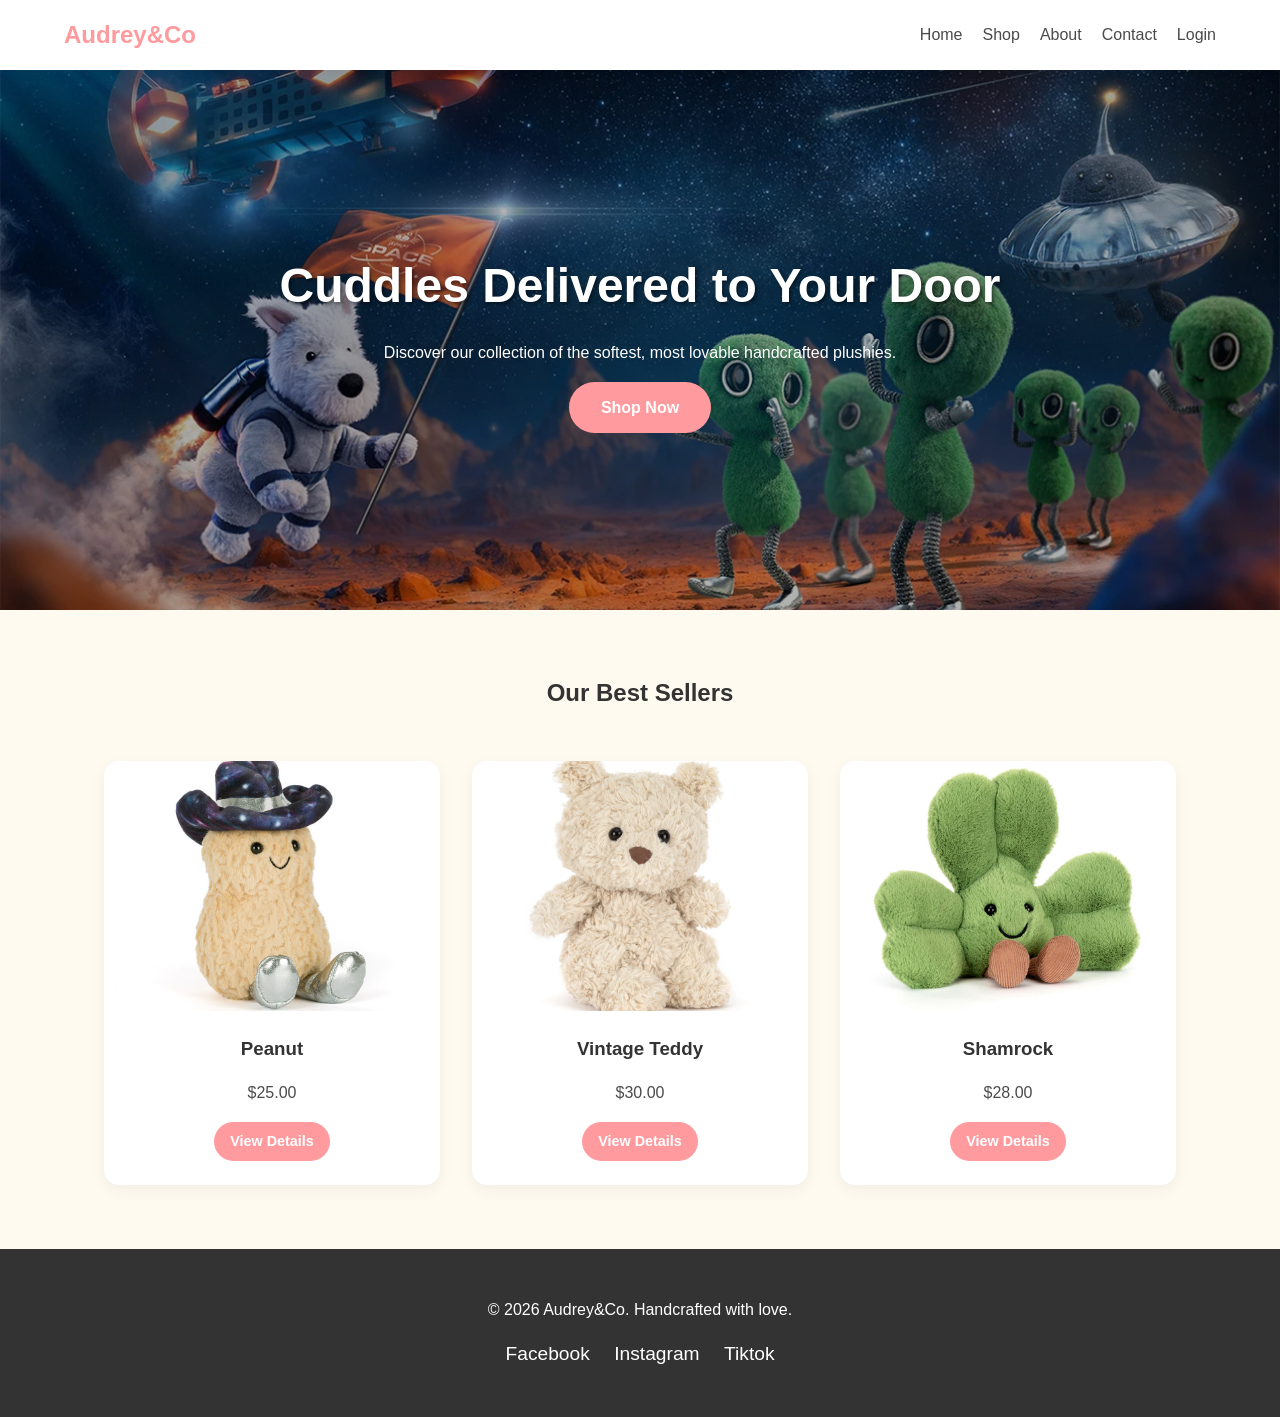
<file: index.html>
<!DOCTYPE html>
<html lang="en">
<head>
    <meta charset="UTF-8">
    <meta name="viewport" content="width=device-width, initial-scale=1.0">
    <title>Audrey&Co | Handcrafted Plushies & Soft Toys</title>
    <link rel="stylesheet" href="style.css">
</head>
<body>
    <header>
        <div class="logo">Audrey&Co</div>
        <nav>
            <ul>
                <li><a href="index.html">Home</a></li>
                <li><a href="products.html">Shop</a></li>
                <li><a href="about.html">About</a></li>
                <li><a href="contact.html">Contact</a></li>
                <li><a href="auth.html">Login</a></li>
            </ul>
        </nav>
    </header>

    <main>
        <section class="hero">
            <h1>Cuddles Delivered to Your Door</h1>
            <p>Discover our collection of the softest, most lovable handcrafted plushies.</p>
            <a href="products.html" class="btn">Shop Now</a>
        </section>

        <section class="featured-products container">
            <h2 style="text-align: center; margin-bottom: 3rem;">Our Best Sellers</h2>
            <div class="product-grid">
                <div class="product-card">
                    <img src="assets/1.jpg" alt="Soft Bunny">
                    <h3>Peanut</h3>
                    <p>$25.00</p>
                    <a href="#" class="btn" style="padding: 0.5rem 1rem; font-size: 0.9rem;">View Details</a>
                </div>
                <div class="product-card">
                    <img src="assets/2.webp" alt="Classic Teddy Bear">
                    <h3>Vintage Teddy</h3>
                    <p>$30.00</p>
                    <a href="#" class="btn" style="padding: 0.5rem 1rem; font-size: 0.9rem;">View Details</a>
                </div>
                <div class="product-card">
                    <img src="assets/3.jpg" alt="Cuddly Elephant">
                    <h3>Shamrock</h3>
                    <p>$28.00</p>
                    <a href="#" class="btn" style="padding: 0.5rem 1rem; font-size: 0.9rem;">View Details</a>
                </div>
            </div>
        </section>
    </main>

    <footer>
        <p>&copy; 2026 Audrey&Co. Handcrafted with love.</p>
        <div class="social-links">
            <a href="https://facebook.com/audrey.acmm" target="_blank">Facebook</a>
            <a href="https://www.instagram.com/audrey.acm?igsh=YXlpcDRjb2gwM3Bx&utm_source=qr" target="_blank">Instagram</a>
            <a href="https://tiktok.com/@audrey.acm" target="_blank">Tiktok</a>
        </div>
    </footer>
</body>
</html>
</file>
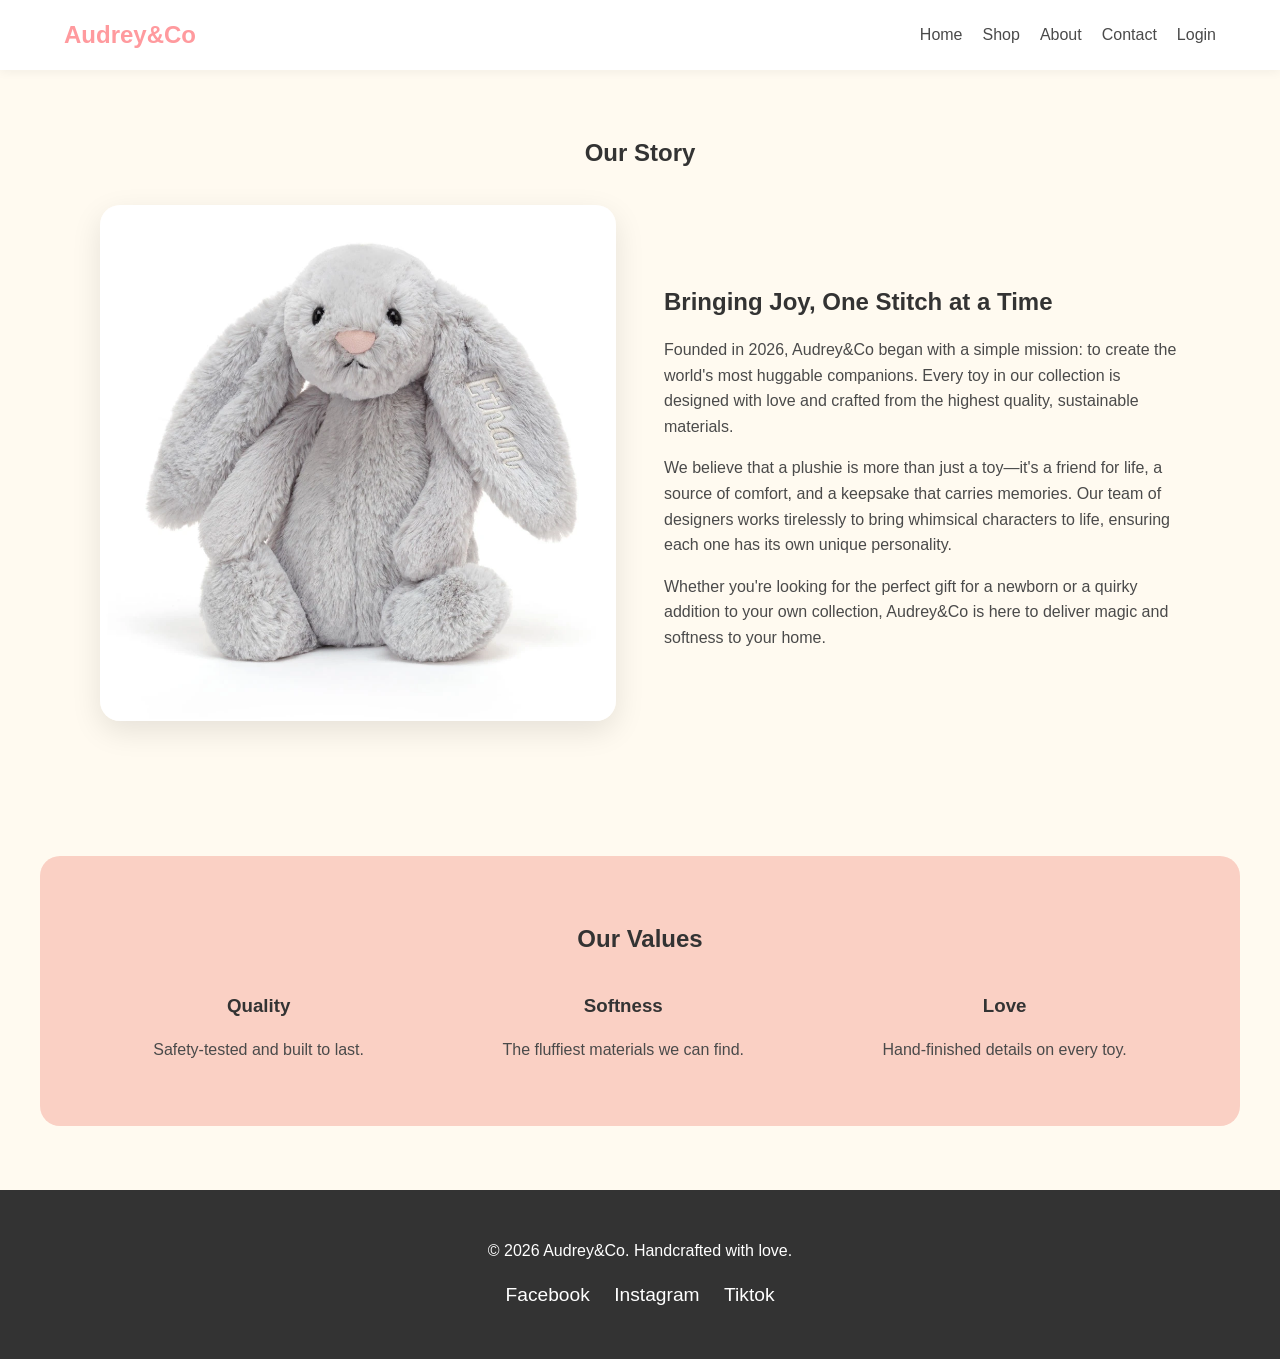
<file: about.html>
<!DOCTYPE html>
<html lang="en">
<head>
    <meta charset="UTF-8">
    <meta name="viewport" content="width=device-width, initial-scale=1.0">
    <title>About Us | Audrey&Co</title>
    <link rel="stylesheet" href="style.css">
    <style>
        .about-content {
            display: flex;
            align-items: center;
            gap: 3rem;
            margin-top: 2rem;
        }
        .about-text {
            flex: 1;
        }
        .about-image {
            flex: 1;
        }
        .about-image img {
            width: 100%;
            border-radius: 20px;
            box-shadow: 0 10px 30px rgba(0,0,0,0.1);
        }
        @media (max-width: 768px) {
            .about-content {
                flex-direction: column;
            }
        }
    </style>
</head>
<body>
    <header>
        <div class="logo">Audrey&Co</div>
        <nav>
            <ul>
                <li><a href="index.html">Home</a></li>
                <li><a href="products.html">Shop</a></li>
                <li><a href="about.html">About</a></li>
                <li><a href="contact.html">Contact</a></li>
                <li><a href="auth.html">Login</a></li>
            </ul>
        </nav>
    </header>

    <main class="container">
        <section>
            <h1 style="text-align: center;">Our Story</h1>
            <div class="about-content">
                <div class="about-image">
                    <img src="assets/8.webp" alt="Our Workshop">
                </div>
                <div class="about-text">
                    <h2>Bringing Joy, One Stitch at a Time</h2>
                    <p>Founded in 2026, Audrey&Co began with a simple mission: to create the world's most huggable companions. Every toy in our collection is designed with love and crafted from the highest quality, sustainable materials.</p>
                    <p style="margin-top: 1rem;">We believe that a plushie is more than just a toy—it's a friend for life, a source of comfort, and a keepsake that carries memories. Our team of designers works tirelessly to bring whimsical characters to life, ensuring each one has its own unique personality.</p>
                    <p style="margin-top: 1rem;">Whether you're looking for the perfect gift for a newborn or a quirky addition to your own collection, Audrey&Co is here to deliver magic and softness to your home.</p>
                </div>
            </div>
        </section>

        <section style="text-align: center; background: var(--secondary-color); border-radius: 20px; margin: 4rem 0;">
            <h2>Our Values</h2>
            <div style="display: flex; justify-content: space-around; flex-wrap: wrap; gap: 2rem; margin-top: 2rem;">
                <div>
                    <h3>Quality</h3>
                    <p>Safety-tested and built to last.</p>
                </div>
                <div>
                    <h3>Softness</h3>
                    <p>The fluffiest materials we can find.</p>
                </div>
                <div>
                    <h3>Love</h3>
                    <p>Hand-finished details on every toy.</p>
                </div>
            </div>
        </section>
    </main>

    <footer>
        <p>&copy; 2026 Audrey&Co. Handcrafted with love.</p>
        <div class="social-links">
            <a href="https://facebook.com/audrey.acmm" target="_blank">Facebook</a>
            <a href="https://www.instagram.com/audrey.acm?igsh=YXlpcDRjb2gwM3Bx&utm_source=qr" target="_blank">Instagram</a>
            <a href="https://tiktok.com/@audrey.acm" target="_blank">Tiktok</a>
        </div>
    </footer>
</body>
</html>
</file>
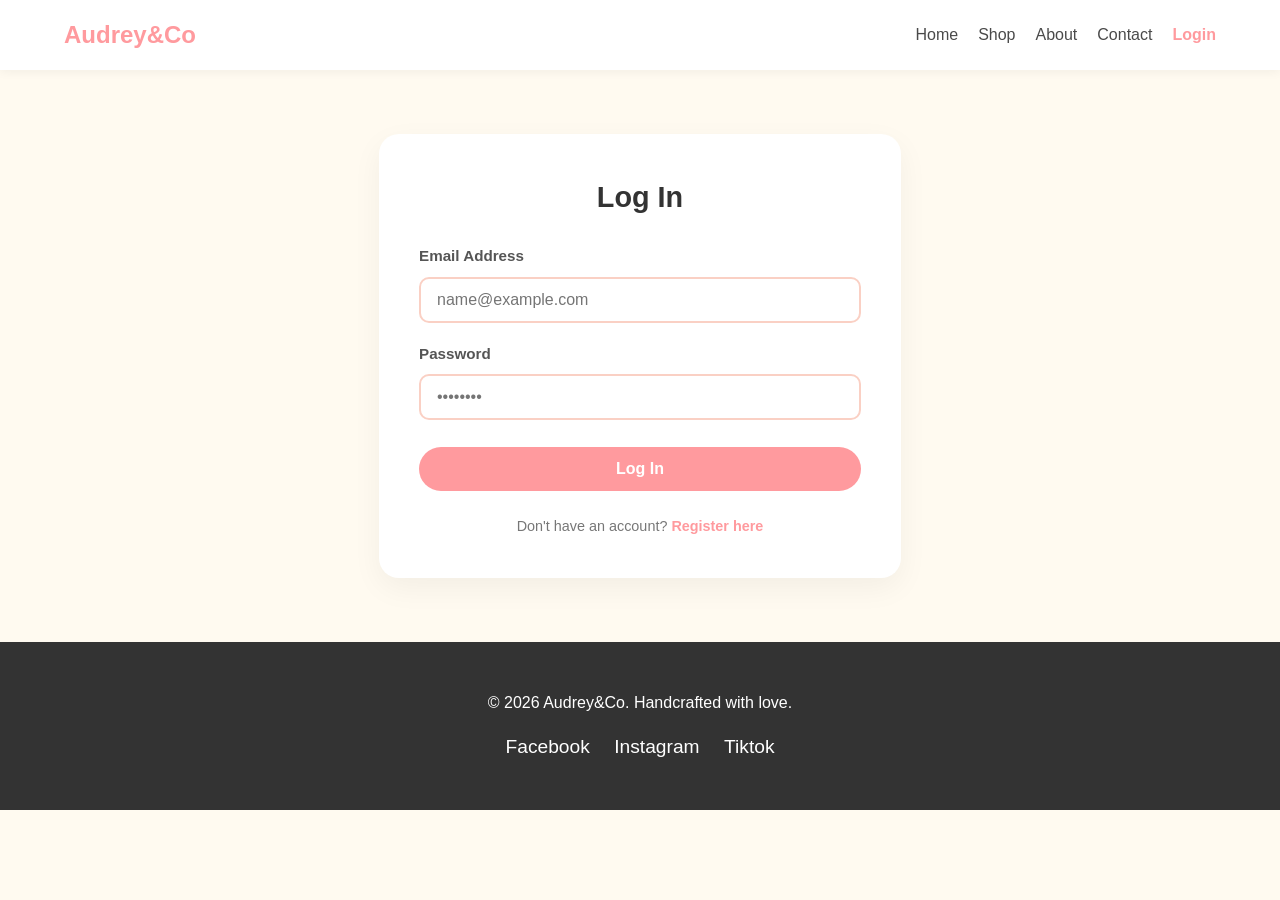
<file: auth.html>
<!DOCTYPE html>
<html lang="en">
<head>
    <meta charset="UTF-8">
    <meta name="viewport" content="width=device-width, initial-scale=1.0">
    <title>Account Access | Audrey&Co</title>
    <link rel="stylesheet" href="style.css">
    <link rel="stylesheet" href="auth.css">
</head>
<body>
    <header>
        <div class="logo">Audrey&Co</div>
        <nav>
            <ul>
                <li><a href="index.html">Home</a></li>
                <li><a href="products.html">Shop</a></li>
                <li><a href="about.html">About</a></li>
                <li><a href="contact.html">Contact</a></li>
                <li><a href="auth.html">Login</a></li>
            </ul>
        </nav>
    </header>

    <main>
        <div class="auth-container">
            <div class="auth-card">
                
                <div id="login-form-section">
                    <h2>Log In</h2>
                    <form id="login-form">
                        <div class="form-group">
                            <label for="login-email">Email Address</label>
                            <input type="email" id="login-email" placeholder="name@example.com" required>
                        </div>
                        <div class="form-group">
                            <label for="login-password">Password</label>
                            <input type="password" id="login-password" placeholder="••••••••" required>
                        </div>
                        
                        <button type="submit" class="btn auth-btn">Log In</button>
                    </form>
                    
                    <div class="auth-toggle">
                        Don't have an account? <a id="go-to-register">Register here</a>
                    </div>
                </div>

                <div id="register-form-section" class="hidden">
                    <h2>Create Account</h2>
                    <form id="register-form">
                        <div class="form-group">
                            <label for="register-name">Your Name</label>
                            <input type="text" id="register-name" placeholder="Enter your name" required>
                        </div>

                        <div class="form-group">
                            <label for="register-email">Email Address</label>
                            <input type="email" id="register-email" placeholder="name@example.com" required>
                        </div>

                        <div class="form-group">
                            <label for="register-password">Password</label>
                            <input type="password" id="register-password" placeholder="At least 6 characters" minlength="6" required>
                        </div>

                        <button type="submit" class="btn auth-btn">Register</button>
                    </form>
                    
                    <div class="auth-toggle">
                        Already have an account? <a id="go-to-login">Log in here</a>
                    </div>
                </div>

            </div>
        </div>
    </main>

    <footer>
        <p>&copy; 2026 Audrey&Co. Handcrafted with love.</p>
        <div class="social-links">
            <a href="https://facebook.com/audrey.acmm" target="_blank">Facebook</a>
            <a href="https://www.instagram.com/audrey.acm?igsh=YXlpcDRjb2gwM3Bx&utm_source=qr" target="_blank">Instagram</a>
            <a href="https://tiktok.com/@audrey.acm" target="_blank">Tiktok</a>
        </div>
    </footer>

    <script>
        const loginSection = document.getElementById("login-form-section");
        const registerSection = document.getElementById("register-form-section");
        const goToRegisterLink = document.getElementById("go-to-register");
        const goToLoginLink = document.getElementById("go-to-login");
        const loginForm = document.getElementById("login-form");
        const registerForm = document.getElementById("register-form");

        goToRegisterLink.addEventListener("click", () => {
            loginSection.classList.add("hidden"); 
            registerSection.classList.remove("hidden");
        });

        goToLoginLink.addEventListener("click", () => {
            registerSection.classList.add("hidden"); 
            loginSection.classList.remove("hidden");
        });

        registerForm.addEventListener("submit", function(event) {
            event.preventDefault();

            const name = document.getElementById("register-name").value.trim();

            alert("Account created successfully, " + name + "! You can now log in. 🐰");

            registerForm.reset();

            registerSection.classList.add("hidden");
            loginSection.classList.remove("hidden");
        });

        loginForm.addEventListener("submit", function(event) {
            event.preventDefault();

            alert("Welcome back! You are now logged into Audrey&Co. 🐰");
            
            loginForm.reset();
        });
    </script>
</body>
</html>
</file>
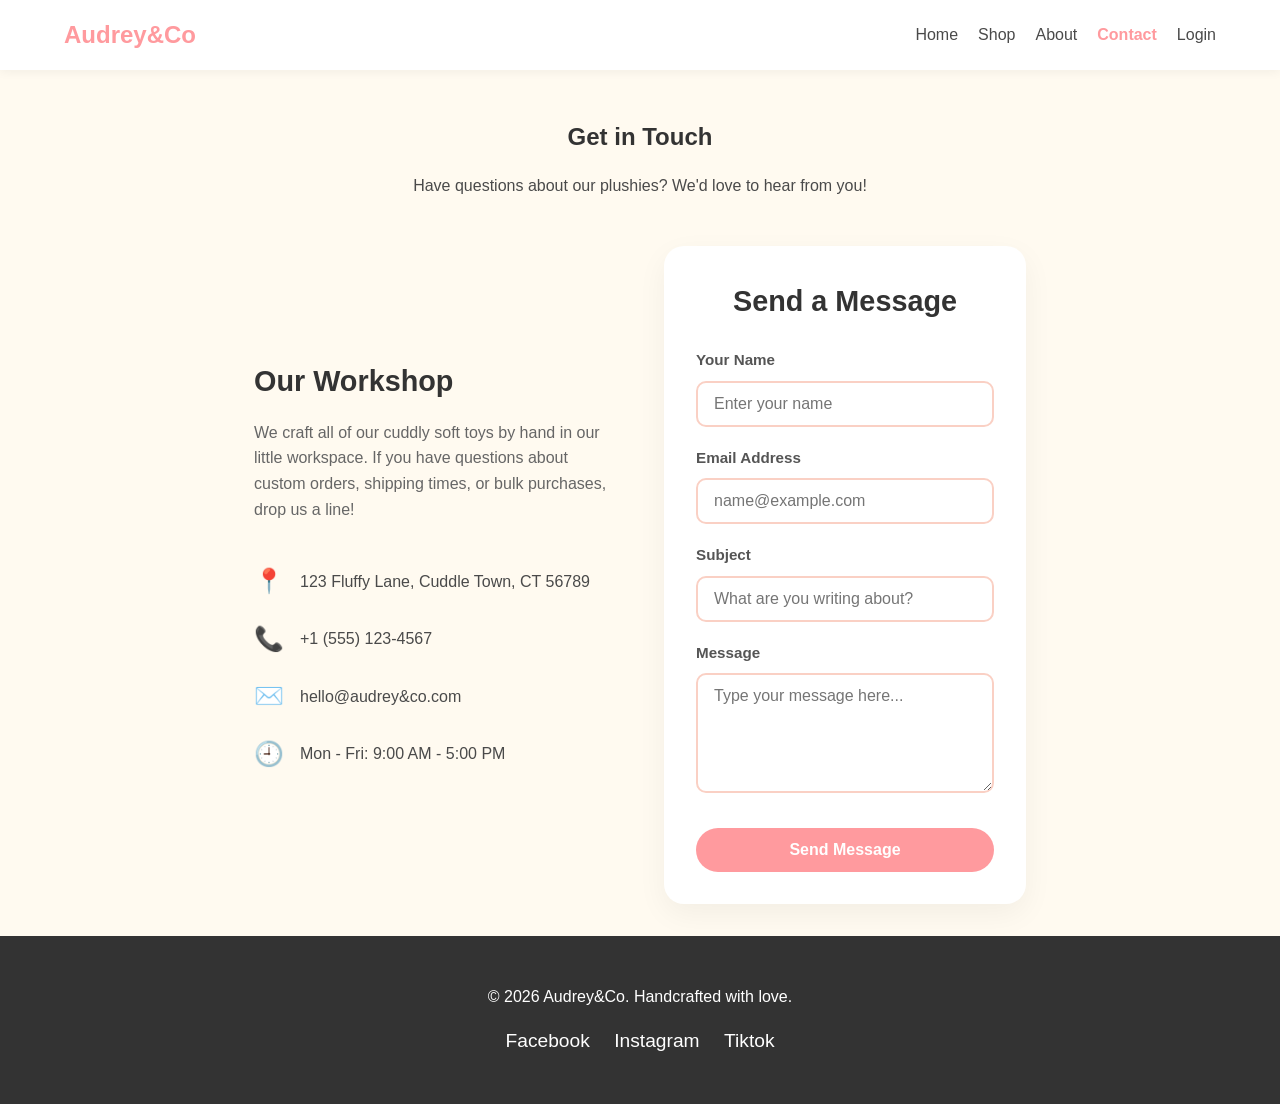
<file: contact.html>
<!DOCTYPE html>
<html lang="en">
<head>
    <meta charset="UTF-8">
    <meta name="viewport" content="width=device-width, initial-scale=1.0">
    <title>Contact Us | Audrey&Co</title>
    <link rel="stylesheet" href="style.css">
    <link rel="stylesheet" href="contact.css">
</head>
<body>
    <header>
        <div class="logo">Audrey&Co</div>
        <nav>
            <ul>
                <li><a href="index.html">Home</a></li>
                <li><a href="products.html">Shop</a></li>
                <li><a href="about.html">About</a></li>
                <li><a href="contact.html">Contact</a></li>
                <li><a href="auth.html">Login</a></li>
            </ul>
        </nav>
    </header>

    <main>
        <section class="shop-header" style="text-align: center; padding: 3rem 1rem 1rem;">
            <h1>Get in Touch</h1>
            <p>Have questions about our plushies? We'd love to hear from you!</p>
        </section>

        <div class="contact-container">
            <div class="contact-info">
                <h2>Our Workshop</h2>
                <p>We craft all of our cuddly soft toys by hand in our little workspace. If you have questions about custom orders, shipping times, or bulk purchases, drop us a line!</p>
                
                <div class="info-details">
                    <div class="info-item">
                        <span class="icon">📍</span>
                        <span>123 Fluffy Lane, Cuddle Town, CT 56789</span>
                    </div>
                    <div class="info-item">
                        <span class="icon">📞</span>
                        <span>+1 (555) 123-4567</span>
                    </div>
                    <div class="info-item">
                        <span class="icon">✉️</span>
                        <span>hello@audrey&co.com</span>
                    </div>
                    <div class="info-item">
                        <span class="icon">🕘</span>
                        <span>Mon - Fri: 9:00 AM - 5:00 PM</span>
                    </div>
                </div>
            </div>

            <div class="contact-form-container">
                <h2>Send a Message</h2>
                <form id="contact-form">
                    <div class="form-group">
                        <label for="name">Your Name</label>
                        <input type="text" id="name" placeholder="Enter your name" required>
                    </div>

                    <div class="form-group">
                        <label for="email">Email Address</label>
                        <input type="email" id="email" placeholder="name@example.com" required>
                    </div>

                    <div class="form-group">
                        <label for="subject">Subject</label>
                        <input type="text" id="subject" placeholder="What are you writing about?" required>
                    </div>

                    <div class="form-group">
                        <label for="message">Message</label>
                        <textarea id="message" placeholder="Type your message here..." required></textarea>
                    </div>

                    <button type="submit" class="btn submit-btn">Send Message</button>
                </form>
            </div>
        </div>
    </main>

    <footer>
        <p>&copy; 2026 Audrey&Co. Handcrafted with love.</p>
        <div class="social-links">
            <a href="https://facebook.com/audrey.acmm" target="_blank">Facebook</a>
            <a href="https://www.instagram.com/audrey.acm?igsh=YXlpcDRjb2gwM3Bx&utm_source=qr" target="_blank">Instagram</a>
            <a href="https://tiktok.com/@audrey.acm" target="_blank">Tiktok</a>
        </div>
    </footer>

    <script>
        const contactForm = document.getElementById("contact-form");

        contactForm.addEventListener("submit", function(event) {
            event.preventDefault();

            const name = document.getElementById("name").value.trim();

            alert("Thank you, " + name + "! Your message has been sent successfully. 🐰");

            contactForm.reset();
        });
    </script>
</body>
</html>
</file>
<file: style.css>
:root {
  --primary-color: #ff9a9e; 
  --secondary-color: #fad0c4; 
  --text-color: #4a4a4a;
  --bg-color: #fffaf0; 
  --white: #ffffff;
  --font-main: 'Segoe UI', Tahoma, Geneva, Verdana, sans-serif;
  --transition: all 0.3s ease;
}

* {
  margin: 0;
  padding: 0;
  box-sizing: border-box;
}

body {
  font-family: var(--font-main);
  line-height: 1.6;
  color: var(--text-color);
  background-color: var(--bg-color);
}

/* Typography */
h1, h2, h3 {
  margin-bottom: 1rem;
  color: #333;
}

a {
  text-decoration: none;
  color: inherit;
  transition: var(--transition);
}

/* Header & Nav */
header {
  background: var(--white);
  padding: 1rem 5%;
  display: flex;
  justify-content: space-between;
  align-items: center;
  box-shadow: 0 2px 10px rgba(0,0,0,0.05);
  position: sticky;
  top: 0;
  z-index: 1000;
}

.logo {
  font-size: 1.5rem;
  font-weight: bold;
  color: var(--primary-color);
}

nav ul {
  display: flex;
  list-style: none;
}

nav ul li {
  margin-left: 20px;
}

nav ul li a:hover {
  color: var(--primary-color);
}

/* Hero Section */
.hero {
  height: 60vh;
  background: linear-gradient(rgba(0,0,0,0.3), rgba(0,0,0,0.3)), url('assets/poster1.webp') center/cover no-repeat;
  display: flex;
  flex-direction: column;
  justify-content: center;
  align-items: center;
  text-align: center;
  color: var(--white);
  padding: 0 20px;
}

.hero h1 {
  font-size: 3rem;
  color: var(--white);
  text-shadow: 2px 2px 4px rgba(0,0,0,0.5);
}

.btn {
  display: inline-block;
  background: var(--primary-color);
  color: var(--white);
  padding: 0.8rem 2rem;
  border-radius: 50px;
  margin-top: 1rem;
  font-weight: bold;
}

.btn:hover {
  background: #ff7b81;
  transform: scale(1.05);
}

/* Sections */
section {
  padding: 4rem 5%;
}

.container {
  max-width: 1200px;
  margin: 0 auto;
}

/* Product Grid */
.product-grid {
  display: grid;
  grid-template-columns: repeat(auto-fit, minmax(250px, 1fr));
  gap: 2rem;
}

.product-card {
  background: var(--white);
  border-radius: 15px;
  overflow: hidden;
  box-shadow: 0 5px 15px rgba(0,0,0,0.05);
  text-align: center;
  padding-bottom: 1.5rem;
}

.product-card img {
  width: 100%;
  height: 250px;
  object-fit: cover;
}

.product-card h3 {
  margin-top: 1rem;
}

/* Footer */
footer {
  background: #333;
  color: var(--white);
  text-align: center;
  padding: 3rem 5%;
}

.social-links {
  margin-top: 1rem;
}

.social-links a {
  margin: 0 10px;
  font-size: 1.2rem;
}

/* Responsive Utilities */
@media (max-width: 768px) {
  header {
    flex-direction: column;
    padding: 1rem;
  }
  
  nav ul {
    margin-top: 1rem;
  }

  .hero h1 {
    font-size: 2rem;
  }
}
</file>
<file: auth.css>
/* Auth Page Specific Styles */

.auth-container {
    max-width: 650px;
    margin: 4rem auto;
    padding: 0 5%;
}

.auth-card {
    background-color: var(--white);
    padding: 2.5rem;
    border-radius: 20px;
    box-shadow: 0 10px 30px rgba(0, 0, 0, 0.05);
    transition: var(--transition);
}

.auth-card h2 {
    color: #333;
    font-size: 1.8rem;
    margin-bottom: 1.5rem;
    text-align: center;
}

.form-group {
    margin-bottom: 1.2rem;
    display: flex;
    flex-direction: column;
}

.form-group label {
    font-weight: 600;
    margin-bottom: 0.5rem;
    color: #555;
    font-size: 0.95rem;
}

.form-group input {
    padding: 0.75rem 1rem;
    border: 2px solid var(--secondary-color);
    border-radius: 10px;
    font-family: var(--font-main);
    outline: none;
    transition: var(--transition);
    font-size: 1rem;
}

.form-group input:focus {
    border-color: var(--primary-color);
    box-shadow: 0 0 8px rgba(255, 154, 158, 0.2);
}

.auth-btn {
    width: 100%;
    border: none;
    cursor: pointer;
    padding: 0.8rem;
    font-size: 1rem;
    margin-top: 0.5rem;
}

.auth-toggle {
    margin-top: 1.5rem;
    text-align: center;
    font-size: 0.9rem;
    color: #777;
}

.auth-toggle a {
    color: var(--primary-color);
    font-weight: bold;
    cursor: pointer;
}

.auth-toggle a:hover {
    text-decoration: underline;
}

/* Helper class to hide form elements */
.hidden {
    display: none;
}

/* Active Navigation Link Highlight */
nav ul li a[href="auth.html"] {
    color: var(--primary-color);
    font-weight: bold;
}
</file>
<file: contact.css>
/* Contact Page Specific Styles */

.contact-container {
    max-width: 900px;
    margin: 2rem auto;
    padding: 0 5%;
    display: grid;
    grid-template-columns: 1fr 1fr;
    gap: 3rem;
}

/* Left Column: Contact Information */
.contact-info {
    display: flex;
    flex-direction: column;
    justify-content: center;
}

.contact-info h2 {
    color: #333;
    font-size: 1.8rem;
    margin-bottom: 1rem;
}

.contact-info p {
    color: #666;
    margin-bottom: 1.5rem;
    line-height: 1.6;
}

.info-details {
    margin-top: 1rem;
}

.info-item {
    display: flex;
    align-items: center;
    gap: 1rem;
    margin-bottom: 1.2rem;
    color: var(--text-color);
}

.info-item span.icon {
    font-size: 1.5rem;
}

/* Right Column: Contact Form */
.contact-form-container {
    background-color: var(--white);
    padding: 2rem;
    border-radius: 20px;
    box-shadow: 0 10px 30px rgba(0, 0, 0, 0.05);
}

.contact-form-container h2 {
    color: #333;
    font-size: 1.8rem;
    margin-bottom: 1.5rem;
    text-align: center;
}

.form-group {
    margin-bottom: 1.2rem;
    display: flex;
    flex-direction: column;
}

.form-group label {
    font-weight: 600;
    margin-bottom: 0.5rem;
    color: #555;
    font-size: 0.95rem;
}

.form-group input,
.form-group textarea {
    padding: 0.75rem 1rem;
    border: 2px solid var(--secondary-color);
    border-radius: 10px;
    font-family: var(--font-main);
    outline: none;
    transition: var(--transition);
    font-size: 1rem;
}

.form-group input:focus,
.form-group textarea:focus {
    border-color: var(--primary-color);
    box-shadow: 0 0 8px rgba(255, 154, 158, 0.2);
}

.form-group textarea {
    resize: vertical;
    min-height: 120px;
}

.submit-btn {
    width: 100%;
    border: none;
    cursor: pointer;
    padding: 0.8rem;
    font-size: 1rem;
}

/* Active Navigation Link Highlight */
nav ul li a[href="contact.html"] {
    color: var(--primary-color);
    font-weight: bold;
}

/* Responsive styles */
@media (max-width: 768px) {
    .contact-container {
        grid-template-columns: 1fr;
        gap: 2rem;
        margin: 1rem auto;
    }
}
</file>
